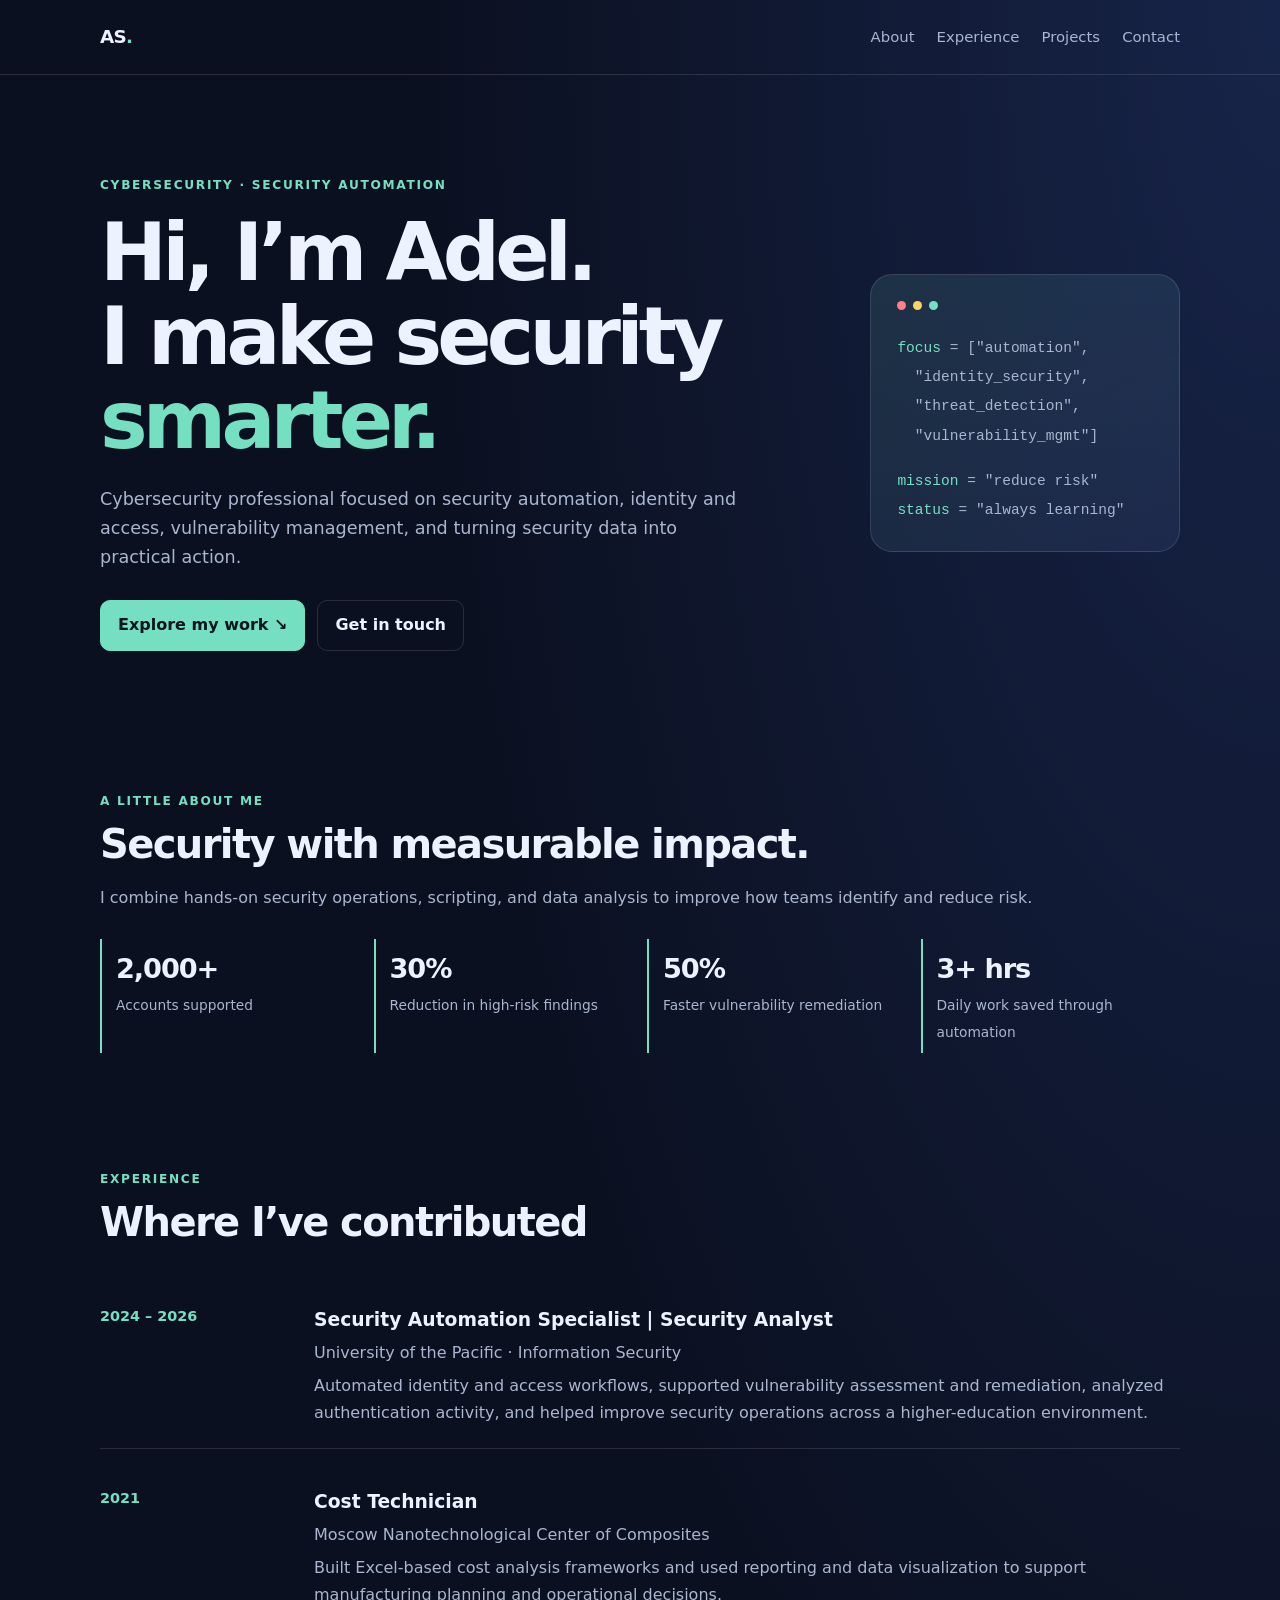
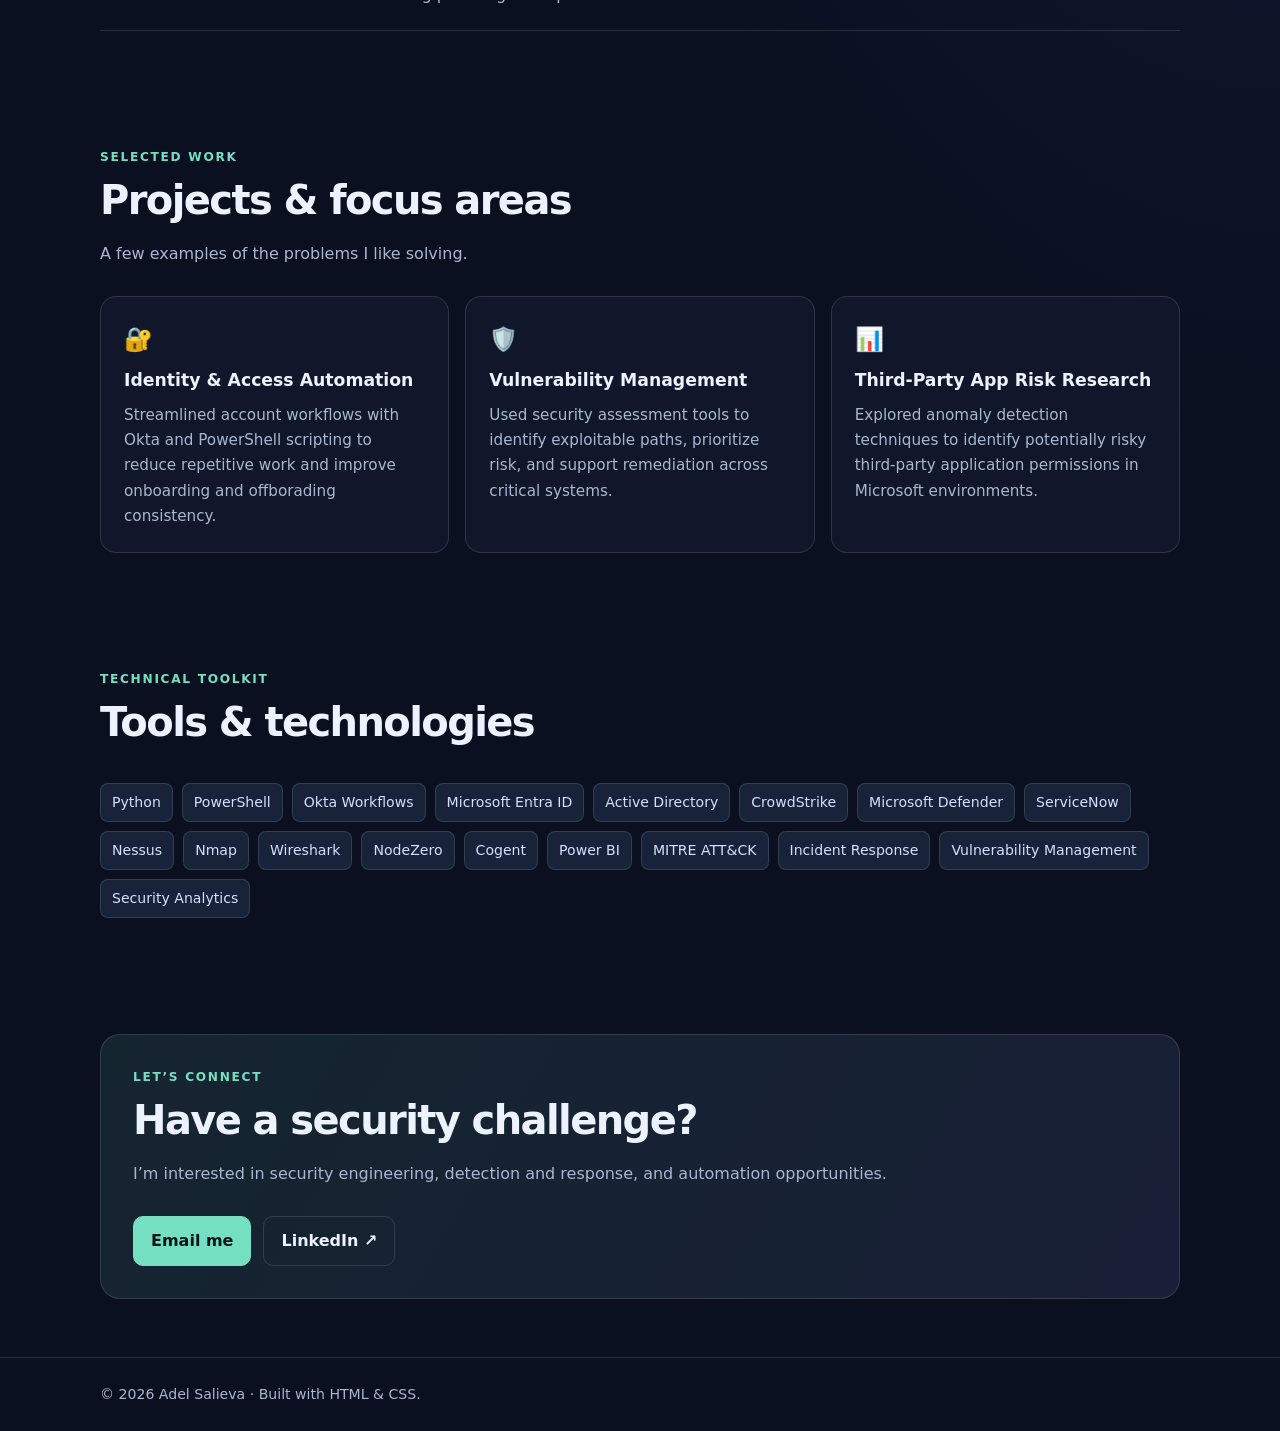
<file: index.html>
<!DOCTYPE html>
<html lang="en">
<head>
  <meta charset="UTF-8" />
  <meta name="viewport" content="width=device-width, initial-scale=1.0" />
  <meta name="description" content="Adel Salieva — cybersecurity and security automation portfolio." />
  <title>Adel Salieva | Cybersecurity Portfolio</title>
  <link rel="stylesheet" href="styles.css">
</head>
<body>
  <header>
    <nav class="container" aria-label="Main navigation">
      <a class="brand" href="#home">AS<span>.</span></a>
      <div class="nav-links">
        <a href="#about">About</a><a href="#experience">Experience</a><a href="#projects">Projects</a><a href="#contact">Contact</a>
      </div>
    </nav>
  </header>

  <main>
    <section class="hero container" id="home">
      <div>
        <div class="eyebrow">Cybersecurity · Security Automation</div>
        <h1>Hi, I’m Adel.<br />I make security <span>smarter.</span></h1>
        <p>
          Cybersecurity professional focused on security automation, identity and access,
          vulnerability management, and turning security data into practical action.
        </p>
        <div class="actions">
          <a class="button primary" href="#projects">Explore my work ↘</a>
          <a class="button" href="#contact">Get in touch</a>
        </div>
      </div>
      <aside class="hero-card" aria-label="Security focus">
        <div class="terminal-top"><span class="dot"></span><span class="dot"></span><span class="dot"></span></div>
        <div class="code-line"><b>focus</b> = ["automation",</div>
        <div class="code-line">&nbsp;&nbsp;"identity_security",</div>
        <div class="code-line">&nbsp;&nbsp;"threat_detection",</div>
        <div class="code-line">&nbsp;&nbsp;"vulnerability_mgmt"]</div>
        <div class="code-line" style="margin-top:16px"><b>mission</b> = "reduce risk"</div>
        <div class="code-line"><b>status</b> = "always learning"</div>
      </aside>
    </section>

    <section class="container" id="about">
      <div class="section-head">
        <div class="eyebrow">A little about me</div>
        <h2>Security with measurable impact.</h2>
        <p>I combine hands-on security operations, scripting, and data analysis to improve how teams identify and reduce risk.</p>
      </div>
      <div class="metrics">
        <div class="metric"><strong>2,000+</strong><span>Accounts supported</span></div>
        <div class="metric"><strong>30%</strong><span>Reduction in high-risk findings</span></div>
        <div class="metric"><strong>50%</strong><span>Faster vulnerability remediation</span></div>
        <div class="metric"><strong>3+ hrs</strong><span>Daily work saved through automation</span></div>
      </div>
    </section>

    <section class="container" id="experience">
      <div class="section-head">
        <div class="eyebrow">Experience</div>
        <h2>Where I’ve contributed</h2>
      </div>
      <div class="timeline">
        <article class="job">
          <div class="date">2024 – 2026</div>
          <div>
            <h3>Security Automation Specialist | Security Analyst</h3>
            <div class="muted">University of the Pacific · Information Security</div>
            <p>Automated identity and access workflows, supported vulnerability assessment and remediation, analyzed authentication activity, and helped improve security operations across a higher-education environment.</p>
          </div>
        </article>
        <article class="job">
          <div class="date">2021</div>
          <div>
            <h3>Cost Technician</h3>
            <div class="muted">Moscow Nanotechnological Center of Composites</div>
            <p>Built Excel-based cost analysis frameworks and used reporting and data visualization to support manufacturing planning and operational decisions.</p>
          </div>
        </article>
      </div>
    </section>

    <section class="container" id="projects">
      <div class="section-head">
        <div class="eyebrow">Selected work</div>
        <h2>Projects & focus areas</h2>
        <p>A few examples of the problems I like solving.</p>
      </div>
      <div class="grid">
        <article class="card">
          <div class="icon">🔐</div>
          <h3>Identity & Access Automation</h3>
          <p>Streamlined account workflows with Okta and PowerShell scripting to reduce repetitive work and improve onboarding and offborading consistency.</p>
        </article>
        <article class="card">
          <div class="icon">🛡️</div>
          <h3>Vulnerability Management</h3>
          <p>Used security assessment tools to identify exploitable paths, prioritize risk, and support remediation across critical systems.</p>
        </article>
        <article class="card">
          <div class="icon">📊</div>
          <h3>Third-Party App Risk Research</h3>
          <p>Explored anomaly detection techniques to identify potentially risky third-party application permissions in Microsoft environments.</p>
        </article>
      </div>
    </section>

    <section class="container" id="skills">
      <div class="section-head">
        <div class="eyebrow">Technical toolkit</div>
        <h2>Tools & technologies</h2>
      </div>
      <div class="tags">
        <span class="tag">Python</span><span class="tag">PowerShell</span><span class="tag">Okta Workflows</span>
        <span class="tag">Microsoft Entra ID</span><span class="tag">Active Directory</span><span class="tag">CrowdStrike</span>
        <span class="tag">Microsoft Defender</span><span class="tag">ServiceNow</span><span class="tag">Nessus</span>
        <span class="tag">Nmap</span><span class="tag">Wireshark</span><span class="tag">NodeZero</span>
        <span class="tag">Cogent</span><span class="tag">Power BI</span><span class="tag">MITRE ATT&CK</span>
        <span class="tag">Incident Response</span><span class="tag">Vulnerability Management</span><span class="tag">Security Analytics</span>
      </div>
    </section>

    <section class="container" id="contact">
      <div class="contact">
        <div class="eyebrow">Let’s connect</div>
        <h2>Have a security challenge?</h2>
        <p class="muted">I’m interested in security engineering, detection and response, and automation opportunities.</p>
        <div class="actions">
          <a class="button primary" href="mailto:adeliya.salieva@gmail.com">Email me</a>
          <a class="button" href="https://www.linkedin.com/in/adel-salieva/" target="_blank" rel="noreferrer">LinkedIn ↗</a>
        </div>
      </div>
    </section>
  </main>

  <footer>
    <div class="container">© <span id="year"></span> Adel Salieva · Built with HTML & CSS.</div>
  </footer>
  <script>document.getElementById("year").textContent = new Date().getFullYear();</script>
</body>
</html>
</file>
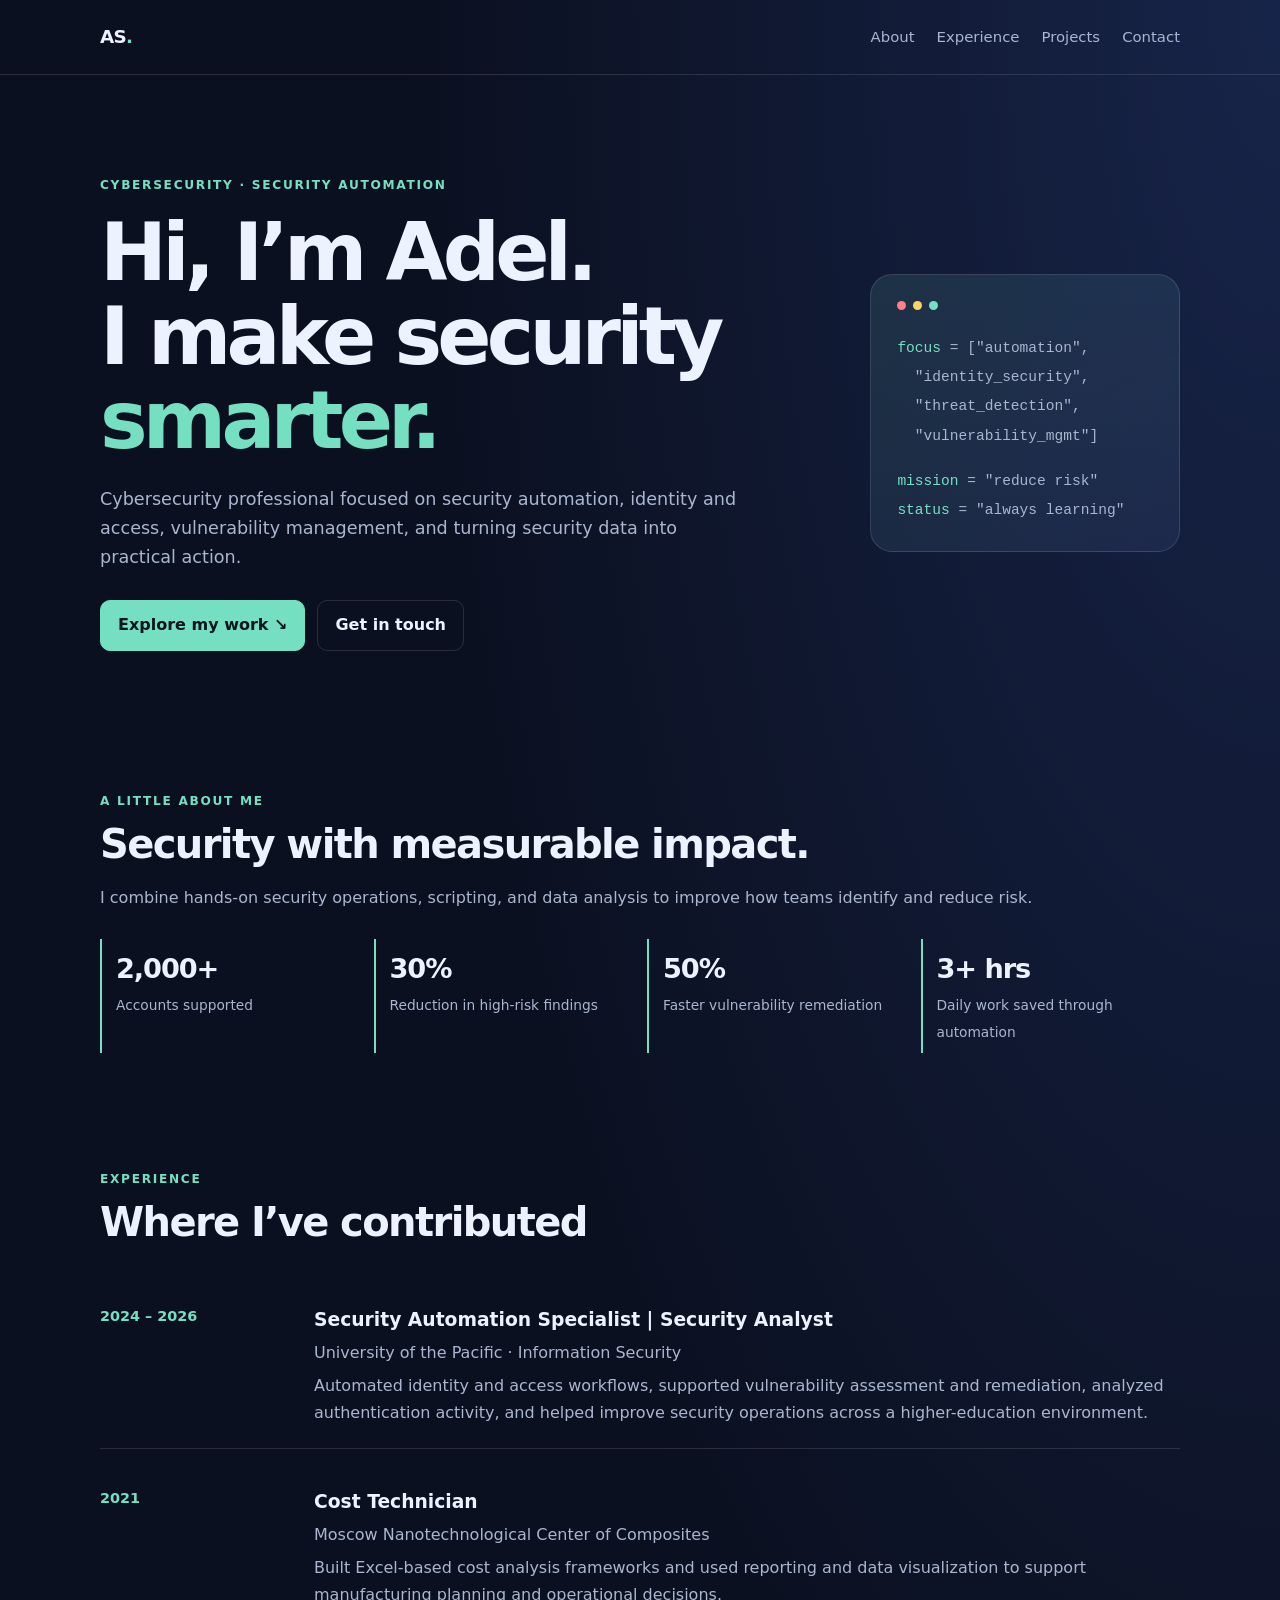
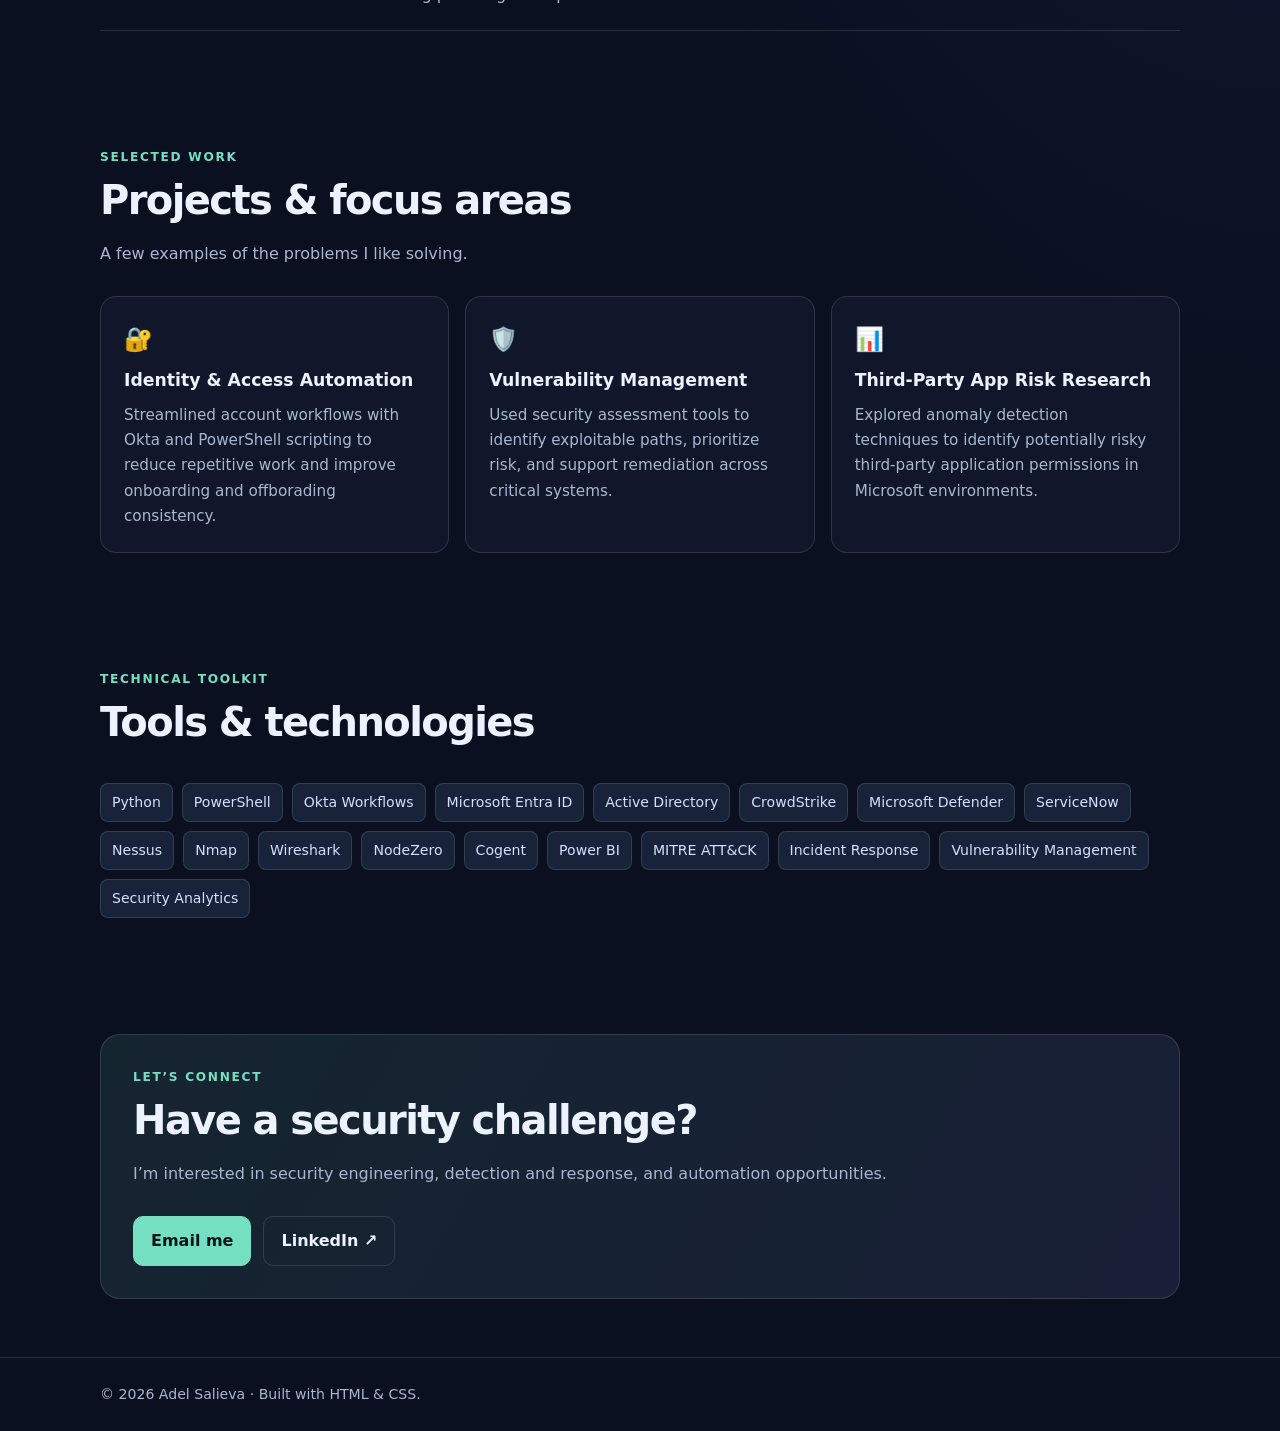
<file: main.html>
<!DOCTYPE html>
<html lang="en">
<head>
  <meta charset="UTF-8" />
  <meta name="viewport" content="width=device-width, initial-scale=1.0" />
  <meta name="description" content="Adel Salieva — cybersecurity and security automation portfolio." />
  <title>Adel Salieva | Cybersecurity Portfolio</title>
  <link rel="stylesheet" href="styles.css">
</head>
<body>
  <header>
    <nav class="container" aria-label="Main navigation">
      <a class="brand" href="#home">AS<span>.</span></a>
      <div class="nav-links">
        <a href="#about">About</a><a href="#experience">Experience</a><a href="#projects">Projects</a><a href="#contact">Contact</a>
      </div>
    </nav>
  </header>

  <main>
    <section class="hero container" id="home">
      <div>
        <div class="eyebrow">Cybersecurity · Security Automation</div>
        <h1>Hi, I’m Adel.<br />I make security <span>smarter.</span></h1>
        <p>
          Cybersecurity professional focused on security automation, identity and access,
          vulnerability management, and turning security data into practical action.
        </p>
        <div class="actions">
          <a class="button primary" href="#projects">Explore my work ↘</a>
          <a class="button" href="#contact">Get in touch</a>
        </div>
      </div>
      <aside class="hero-card" aria-label="Security focus">
        <div class="terminal-top"><span class="dot"></span><span class="dot"></span><span class="dot"></span></div>
        <div class="code-line"><b>focus</b> = ["automation",</div>
        <div class="code-line">&nbsp;&nbsp;"identity_security",</div>
        <div class="code-line">&nbsp;&nbsp;"threat_detection",</div>
        <div class="code-line">&nbsp;&nbsp;"vulnerability_mgmt"]</div>
        <div class="code-line" style="margin-top:16px"><b>mission</b> = "reduce risk"</div>
        <div class="code-line"><b>status</b> = "always learning"</div>
      </aside>
    </section>

    <section class="container" id="about">
      <div class="section-head">
        <div class="eyebrow">A little about me</div>
        <h2>Security with measurable impact.</h2>
        <p>I combine hands-on security operations, scripting, and data analysis to improve how teams identify and reduce risk.</p>
      </div>
      <div class="metrics">
        <div class="metric"><strong>2,000+</strong><span>Accounts supported</span></div>
        <div class="metric"><strong>30%</strong><span>Reduction in high-risk findings</span></div>
        <div class="metric"><strong>50%</strong><span>Faster vulnerability remediation</span></div>
        <div class="metric"><strong>3+ hrs</strong><span>Daily work saved through automation</span></div>
      </div>
    </section>

    <section class="container" id="experience">
      <div class="section-head">
        <div class="eyebrow">Experience</div>
        <h2>Where I’ve contributed</h2>
      </div>
      <div class="timeline">
        <article class="job">
          <div class="date">2024 – 2026</div>
          <div>
            <h3>Security Automation Specialist | Security Analyst</h3>
            <div class="muted">University of the Pacific · Information Security</div>
            <p>Automated identity and access workflows, supported vulnerability assessment and remediation, analyzed authentication activity, and helped improve security operations across a higher-education environment.</p>
          </div>
        </article>
        <article class="job">
          <div class="date">2021</div>
          <div>
            <h3>Cost Technician</h3>
            <div class="muted">Moscow Nanotechnological Center of Composites</div>
            <p>Built Excel-based cost analysis frameworks and used reporting and data visualization to support manufacturing planning and operational decisions.</p>
          </div>
        </article>
      </div>
    </section>

    <section class="container" id="projects">
      <div class="section-head">
        <div class="eyebrow">Selected work</div>
        <h2>Projects & focus areas</h2>
        <p>A few examples of the problems I like solving.</p>
      </div>
      <div class="grid">
        <article class="card">
          <div class="icon">🔐</div>
          <h3>Identity & Access Automation</h3>
          <p>Streamlined account workflows with Okta and PowerShell scripting to reduce repetitive work and improve onboarding and offborading consistency.</p>
        </article>
        <article class="card">
          <div class="icon">🛡️</div>
          <h3>Vulnerability Management</h3>
          <p>Used security assessment tools to identify exploitable paths, prioritize risk, and support remediation across critical systems.</p>
        </article>
        <article class="card">
          <div class="icon">📊</div>
          <h3>Third-Party App Risk Research</h3>
          <p>Explored anomaly detection techniques to identify potentially risky third-party application permissions in Microsoft environments.</p>
        </article>
      </div>
    </section>

    <section class="container" id="skills">
      <div class="section-head">
        <div class="eyebrow">Technical toolkit</div>
        <h2>Tools & technologies</h2>
      </div>
      <div class="tags">
        <span class="tag">Python</span><span class="tag">PowerShell</span><span class="tag">Okta Workflows</span>
        <span class="tag">Microsoft Entra ID</span><span class="tag">Active Directory</span><span class="tag">CrowdStrike</span>
        <span class="tag">Microsoft Defender</span><span class="tag">ServiceNow</span><span class="tag">Nessus</span>
        <span class="tag">Nmap</span><span class="tag">Wireshark</span><span class="tag">NodeZero</span>
        <span class="tag">Cogent</span><span class="tag">Power BI</span><span class="tag">MITRE ATT&CK</span>
        <span class="tag">Incident Response</span><span class="tag">Vulnerability Management</span><span class="tag">Security Analytics</span>
      </div>
    </section>

    <section class="container" id="contact">
      <div class="contact">
        <div class="eyebrow">Let’s connect</div>
        <h2>Have a security challenge?</h2>
        <p class="muted">I’m interested in security engineering, detection and response, and automation opportunities.</p>
        <div class="actions">
          <a class="button primary" href="mailto:adeliya.salieva@gmail.com">Email me</a>
          <a class="button" href="https://www.linkedin.com/adel-salieva" target="_blank" rel="noreferrer">LinkedIn ↗</a>
        </div>
      </div>
    </section>
  </main>

  <footer>
    <div class="container">© <span id="year"></span> Adel Salieva · Built with HTML & CSS.</div>
  </footer>
  <script>document.getElementById("year").textContent = new Date().getFullYear();</script>
</body>
</html>
</file>
<file: styles.css>
:root {
    --bg: #0b1020;
    --panel: #121a2d;
    --panel-light: #18233a;
    --text: #edf2ff;
    --muted: #aab6d0;
    --accent: #75e0c1;
    --accent-2: #93a7ff;
    --line: rgba(255,255,255,.12);
}
* { box-sizing: border-box; }
html { scroll-behavior: smooth; }
body {
    margin: 0; font-family: Inter, ui-sans-serif, system-ui, -apple-system, Segoe UI, sans-serif;
    background: radial-gradient(ellipse at top right, #172449 0, var(--bg) 48%);
    color: var(--text); line-height: 1.65;
}
a { color: inherit; text-decoration: none; }
.container { width: min(1080px, calc(100% - 40px)); margin: 0 auto; }
header { padding: 22px 0; border-bottom: 1px solid var(--line); }
nav { display: flex; align-items: center; justify-content: space-between; gap: 24px; }
.brand { font-weight: 800; letter-spacing: -.04em; font-size: 1.15rem; }
.brand span { color: var(--accent); }
.nav-links { display: flex; gap: 22px; color: var(--muted); font-size: .93rem; }
.nav-links a:hover, .text-link:hover { color: var(--accent); }
.hero { padding: 100px 0 82px; display: grid; grid-template-columns: 1.4fr .6fr; gap: 48px; align-items: center; }
.eyebrow { color: var(--accent); font-weight: 700; text-transform: uppercase; letter-spacing: .14em; font-size: .76rem; }
h1 { font-size: clamp(2.7rem, 7vw, 5rem); line-height: 1.05; letter-spacing: -.06em; margin: 16px 0 22px; }
h1 span { color: var(--accent); }
.hero p { max-width: 650px; color: var(--muted); font-size: 1.1rem; }
.actions { display: flex; flex-wrap: wrap; gap: 12px; margin-top: 28px; }
.button { display: inline-flex; align-items: center; justify-content: center; padding: 11px 17px; border-radius: 10px; font-weight: 700; border: 1px solid var(--line); }
.button.primary { background: var(--accent); color: #07151a; border-color: var(--accent); }
.button:hover { transform: translateY(-2px); }
.hero-card { padding: 26px; border: 1px solid var(--line); border-radius: 22px; background: linear-gradient(145deg, rgba(117,224,193,.12), rgba(147,167,255,.08)); }
.terminal-top { display: flex; gap: 7px; margin-bottom: 24px; }
.dot { width: 9px; height: 9px; border-radius: 50%; background: #ff7f86; }
.dot:nth-child(2) { background: #ffd166; } .dot:nth-child(3) { background: var(--accent); }
.code-line { color: var(--muted); font: .91rem/2 monospace; }
.code-line b { color: var(--accent); font-weight: 500; }
section { padding: 58px 0; }
.section-head { margin-bottom: 28px; }
h2 { font-size: clamp(1.8rem, 4vw, 2.5rem); letter-spacing: -.04em; margin: 0 0 8px; }
.section-head p, .muted { color: var(--muted); margin: 0; }
.grid { display: grid; grid-template-columns: repeat(3, 1fr); gap: 16px; }
.card { padding: 23px; border: 1px solid var(--line); border-radius: 16px; background: rgba(18,26,45,.78); }
.card h3 { margin: 8px 0 9px; font-size: 1.08rem; }
.card p { color: var(--muted); margin: 0; font-size: .95rem; }
.icon { font-size: 1.45rem; }
.metrics { display: grid; grid-template-columns: repeat(4, 1fr); gap: 14px; margin-top: 24px; }
.metric { border-left: 2px solid var(--accent); padding: 8px 14px; }
.metric strong { display: block; font-size: 1.7rem; letter-spacing: -.04em; }
.metric span { color: var(--muted); font-size: .86rem; }
.tags { display: flex; flex-wrap: wrap; gap: 9px; }
.tag { padding: 7px 11px; border-radius: 8px; background: var(--panel-light); color: #d6e0fa; border: 1px solid var(--line); font-size: .88rem; }
.timeline { display: grid; gap: 16px; }
.job { display: grid; grid-template-columns: 190px 1fr; gap: 24px; padding: 22px 0; border-bottom: 1px solid var(--line); }
.job .date { color: var(--accent); font-size: .9rem; font-weight: 700; }
.job h3 { margin: 0 0 4px; }
.job p { color: var(--muted); margin: 7px 0 0; }
.contact { padding: 32px; border-radius: 20px; border: 1px solid var(--line); background: linear-gradient(120deg, rgba(117,224,193,.1), rgba(147,167,255,.1)); }
footer { border-top: 1px solid var(--line); color: var(--muted); padding: 25px 0; font-size: .88rem; }
@media (max-width: 760px) {
    .hero { grid-template-columns: 1fr; padding: 68px 0 48px; }
    .grid { grid-template-columns: 1fr; }
    .metrics { grid-template-columns: repeat(2, 1fr); }
    .job { grid-template-columns: 1fr; gap: 5px; }
    .nav-links { gap: 12px; font-size: .82rem; }
}
@media (max-width: 430px) {
    .container { width: min(100% - 28px, 1080px); }
    .nav-links a:nth-child(2) { display: none; }
    .hero-card { padding: 20px; }
}
</file>
